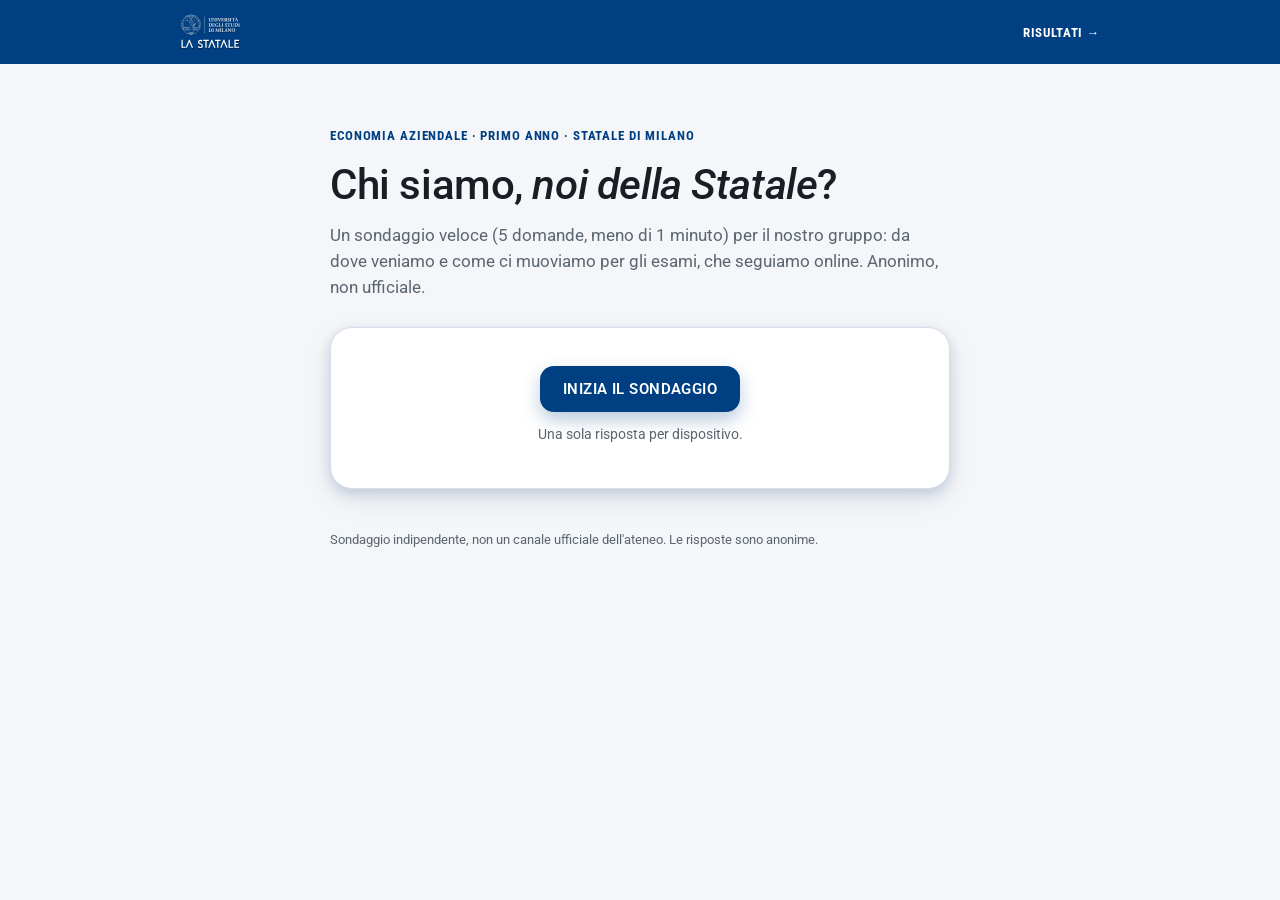
<file: index.html>
<!doctype html>
<html lang="it">
<head>
<meta charset="utf-8">
<meta name="viewport" content="width=device-width, initial-scale=1">
<title>Ritratto della Statale</title>
<link rel="stylesheet" href="style.css?v=3">
</head>
<body>
<header class="site-header">
  <div class="site-header-inner">
    <img src="logo-unimi.svg" alt="Universit&agrave; degli Studi di Milano" class="site-logo">
    <a href="risultati.html" class="site-header-link">Risultati &rarr;</a>
  </div>
</header>
<div class="wrap-narrow">
  <div class="eyebrow">
    <span class="eyebrow-left">Economia Aziendale &middot; Primo anno &middot; Statale di Milano</span>
  </div>

  <div id="introScreen">
    <h1>Chi siamo, <em>noi della Statale</em>?</h1>
    <p class="lede">Un sondaggio veloce (5 domande, meno di 1 minuto) per il nostro gruppo: da dove veniamo e come ci muoviamo per gli esami, che seguiamo online. Anonimo, non ufficiale.</p>
    <div class="card intro-card">
      <button class="btn btn-primary" id="btnStart" type="button">Inizia il sondaggio</button>
      <p class="hint" style="margin-top:14px;">Una sola risposta per dispositivo.</p>
    </div>
  </div>

  <div id="stepperScreen" hidden>
    <div class="card stepper-card">
      <div class="progress-track"><div class="progress-fill" id="progressFill"></div></div>
      <div class="step-count" id="stepCount">Domanda 1 di 5</div>

      <form id="surveyForm" action="https://docs.google.com/forms/d/e/1FAIpQLSexhNRq0kRU9jle1iDm91oEh8UH9owNs4CKN2VAwpMmmsevUw/formResponse" method="POST" target="hidden_iframe">

        <div class="panel" data-step="0">
          <h2>Quanti anni hai?</h2>
          <input type="number" name="entry.1193099521" min="16" max="99" placeholder="es. 20">
          <p class="field-error">Inserisci un'et&agrave; valida (16&ndash;99).</p>
        </div>

        <div class="panel" data-step="1" hidden>
          <h2>Genere</h2>
          <div class="choices">
            <label class="choice"><input type="radio" name="entry.1469411859" value="Uomo"><span class="dot"></span>Uomo</label>
            <label class="choice"><input type="radio" name="entry.1469411859" value="Donna"><span class="dot"></span>Donna</label>
            <label class="choice"><input type="radio" name="entry.1469411859" value="Altro"><span class="dot"></span>Altro</label>
            <label class="choice"><input type="radio" name="entry.1469411859" value="Preferisco non rispondere"><span class="dot"></span>Preferisco non rispondere</label>
          </div>
          <p class="field-error">Seleziona un'opzione.</p>
        </div>

        <div class="panel" data-step="2" hidden>
          <h2>Di che provincia sei?</h2>
          <div class="autocomplete">
            <input type="text" id="q_provincia" name="entry.1182764325" placeholder="Inizia a scrivere..." autocomplete="off" autocapitalize="words">
            <div class="autocomplete-list" id="provinciaList" hidden></div>
          </div>
          <p class="field-error">Scrivi il nome della tua provincia.</p>
        </div>

        <div class="panel" data-step="3" hidden>
          <h2>Come raggiungi l'universit&agrave; per gli esami?</h2>
          <div class="choices">
            <label class="choice"><input type="radio" name="entry.139736249" value="A piedi"><span class="dot"></span>A piedi</label>
            <label class="choice"><input type="radio" name="entry.139736249" value="Bici o monopattino"><span class="dot"></span>Bici o monopattino</label>
            <label class="choice"><input type="radio" name="entry.139736249" value="Mezzi pubblici"><span class="dot"></span>Mezzi pubblici</label>
            <label class="choice"><input type="radio" name="entry.139736249" value="Auto"><span class="dot"></span>Auto</label>
            <label class="choice"><input type="radio" name="entry.139736249" value="Treno"><span class="dot"></span>Treno</label>
          </div>
          <p class="field-error">Seleziona un'opzione.</p>
        </div>

        <div class="panel" data-step="4" hidden>
          <h2>Sei pendolare o vivi a Milano?</h2>
          <div class="choices">
            <label class="choice"><input type="radio" name="entry.1062147121" value="Pendolare"><span class="dot"></span>Pendolare</label>
            <label class="choice"><input type="radio" name="entry.1062147121" value="Fuori sede a Milano"><span class="dot"></span>Fuori sede a Milano</label>
            <label class="choice"><input type="radio" name="entry.1062147121" value="Residente a Milano"><span class="dot"></span>Residente a Milano</label>
          </div>
          <p class="field-error">Seleziona un'opzione.</p>
        </div>

        <div class="nav-row">
          <button type="button" class="btn btn-text" id="btnBack">&larr; Indietro</button>
          <span class="spacer"></span>
          <button type="button" class="btn btn-primary" id="btnNext">Avanti</button>
          <button type="submit" class="btn btn-primary" id="btnSubmit" hidden>Invia risposta</button>
        </div>
      </form>
    </div>
  </div>

  <div class="card" id="thankYou">
    <div class="check">&check;</div>
    <h3>Grazie, risposta inviata!</h3>
    <p>Puoi chiudere questa scheda oppure dare un&rsquo;occhiata ai risultati.</p>
    <a class="btn btn-primary" href="risultati.html">Vai ai risultati</a>
  </div>

  <div class="card" id="alreadyDone">
    <div class="check">&check;</div>
    <h3>Hai gi&agrave; risposto da questo dispositivo</h3>
    <p>Il sondaggio si compila una sola volta a testa. Grazie!</p>
    <a class="btn btn-primary" href="risultati.html">Vai ai risultati</a>
  </div>

  <iframe name="hidden_iframe" id="hidden_iframe" style="display:none" onload="if(window.__submitted){ document.getElementById('stepperScreen').style.display='none'; document.getElementById('thankYou').style.display='block'; try{localStorage.setItem('sondaggioStatale_submitted','1');}catch(e){} }"></iframe>

  <footer>
    Sondaggio indipendente, non un canale ufficiale dell'ateneo. Le risposte sono anonime.
  </footer>
</div>

<script>
(function(){
  try{
    if(location.search.indexOf('reset=1') !== -1){
      localStorage.removeItem('sondaggioStatale_submitted');
      history.replaceState(null, '', location.pathname);
    }
  }catch(e){}
  try{
    if(localStorage.getItem('sondaggioStatale_submitted') === '1'){
      document.getElementById('introScreen').style.display = 'none';
      document.getElementById('alreadyDone').style.display = 'block';
      return;
    }
  }catch(e){}

  var panels = Array.prototype.slice.call(document.querySelectorAll('.panel'));
  var total = panels.length;
  var current = 0;
  var progressFill = document.getElementById('progressFill');
  var stepCount = document.getElementById('stepCount');
  var btnBack = document.getElementById('btnBack');
  var btnNext = document.getElementById('btnNext');
  var btnSubmit = document.getElementById('btnSubmit');
  var introScreen = document.getElementById('introScreen');
  var stepperScreen = document.getElementById('stepperScreen');
  var form = document.getElementById('surveyForm');

  var PROVINCE = ["Agrigento","Alessandria","Ancona","Aosta","Arezzo","Ascoli Piceno","Asti","Avellino","Bari","Barletta-Andria-Trani","Belluno","Benevento","Bergamo","Biella","Bologna","Bolzano","Brescia","Brindisi","Cagliari","Caltanissetta","Campobasso","Caserta","Catania","Catanzaro","Chieti","Como","Cosenza","Cremona","Crotone","Cuneo","Enna","Fermo","Ferrara","Firenze","Foggia","Forlì-Cesena","Frosinone","Genova","Gorizia","Grosseto","Imperia","Isernia","L'Aquila","La Spezia","Latina","Lecce","Lecco","Livorno","Lodi","Lucca","Macerata","Mantova","Massa-Carrara","Matera","Messina","Milano","Modena","Monza e della Brianza","Napoli","Novara","Nuoro","Oristano","Padova","Palermo","Parma","Pavia","Perugia","Pesaro e Urbino","Pescara","Piacenza","Pisa","Pistoia","Pordenone","Potenza","Prato","Ragusa","Ravenna","Reggio Calabria","Reggio Emilia","Rieti","Rimini","Roma","Rovigo","Salerno","Sassari","Savona","Siena","Siracusa","Sondrio","Sud Sardegna","Taranto","Teramo","Terni","Torino","Trapani","Trento","Treviso","Trieste","Udine","Varese","Venezia","Verbano-Cusio-Ossola","Vercelli","Verona","Vibo Valentia","Vicenza","Viterbo","Estero"];

  var provinciaInput = document.getElementById('q_provincia');
  var provinciaList = document.getElementById('provinciaList');

  function renderProvinciaList(matches){
    provinciaList.innerHTML = '';
    if (!matches.length){ provinciaList.hidden = true; return; }
    matches.slice(0, 8).forEach(function(name){
      var item = document.createElement('div');
      item.className = 'autocomplete-item';
      item.textContent = name;
      item.addEventListener('mousedown', function(e){ e.preventDefault(); });
      item.addEventListener('click', function(){
        provinciaInput.value = name;
        provinciaList.hidden = true;
      });
      provinciaList.appendChild(item);
    });
    provinciaList.hidden = false;
  }

  provinciaInput.addEventListener('input', function(){
    var q = provinciaInput.value.trim().toLowerCase();
    if (!q){ provinciaList.hidden = true; return; }
    var matches = PROVINCE.filter(function(name){ return name.toLowerCase().indexOf(q) === 0; });
    if (!matches.length){ matches = PROVINCE.filter(function(name){ return name.toLowerCase().indexOf(q) !== -1; }); }
    renderProvinciaList(matches);
  });
  provinciaInput.addEventListener('focus', function(){
    if (provinciaInput.value.trim()) provinciaInput.dispatchEvent(new Event('input'));
  });
  provinciaInput.addEventListener('blur', function(){
    setTimeout(function(){ provinciaList.hidden = true; }, 150);
  });

  function validate(i){
    var panel = panels[i];
    var errEl = panel.querySelector('.field-error');
    var num = panel.querySelector('input[type="number"]');
    var text = panel.querySelector('input[type="text"]');
    var radios = panel.querySelectorAll('input[type="radio"]');
    var ok = true;
    if(num){
      var v = Number(num.value);
      ok = num.value.trim() !== '' && v >= Number(num.min) && v <= Number(num.max);
    } else if(text){
      ok = text.value.trim() !== '';
    } else if(radios.length){
      ok = Array.prototype.some.call(radios, function(r){ return r.checked; });
    }
    if(errEl) errEl.style.display = ok ? 'none' : 'block';
    return ok;
  }

  function render(){
    panels.forEach(function(p, idx){ p.hidden = idx !== current; });
    progressFill.style.width = ((current + 1) / total * 100) + '%';
    stepCount.textContent = 'Domanda ' + (current + 1) + ' di ' + total;
    btnBack.style.visibility = current === 0 ? 'hidden' : 'visible';
    btnNext.hidden = current === total - 1;
    btnSubmit.hidden = current !== total - 1;
  }

  btnNext.addEventListener('click', function(){
    if(!validate(current)) return;
    current = Math.min(current + 1, total - 1);
    render();
  });
  btnBack.addEventListener('click', function(){
    current = Math.max(current - 1, 0);
    render();
  });
  form.addEventListener('submit', function(e){
    if(!validate(current)){ e.preventDefault(); return; }
    window.__submitted = true;
  });
  document.getElementById('btnStart').addEventListener('click', function(){
    introScreen.style.display = 'none';
    stepperScreen.hidden = false;
  });

  render();
})();
</script>
</body>
</html>
</file>
<file: style.css>
@import url('https://fonts.googleapis.com/css2?family=Roboto:wght@400;500;600;700&family=Roboto+Condensed:wght@600;700&display=swap');

:root{
  --bg: #F4F6F9;
  --surface: #FFFFFF;
  --surface-2: #EBF0F6;
  --ink: #1A1E24;
  --ink-soft: #5B6570;
  --line: #D8DEE6;
  --accent: #004082;
  --accent-strong: #225D8E;
  --accent-ink: #003057;
  --accent-wash: #EBF0F6;
  --error: #B3261E;
  --chart-1: #004082;
  --chart-2: #225D8E;
  --chart-3: #6E7B8C;
  --chart-4: #7FA0C4;
  --chart-5: #002B59;
  --shadow: 0 10px 26px rgba(0,32,64,0.10), 0 4px 12px rgba(0,64,130,0.14), inset 0 1px 0 rgba(255,255,255,0.6);
  --shadow-hover: 0 20px 42px rgba(0,32,64,0.14), 0 6px 18px rgba(0,64,130,0.22), inset 0 1px 0 rgba(255,255,255,0.6);
  --radius: 22px;
  --radius-sm: 14px;
}
@media (prefers-color-scheme: dark){
  :root:not([data-theme="light"]){
    --bg: #0E1620;
    --surface: #16202C;
    --surface-2: #1C2836;
    --ink: #E7EDF3;
    --ink-soft: #9AABBC;
    --line: #2B3948;
    --accent: #6FA3D8;
    --accent-strong: #8FBBE8;
    --accent-ink: #EAF3FC;
    --accent-wash: #1C2E42;
    --error: #FFB4AB;
    --chart-1: #6FA3D8;
    --chart-2: #8FBBE8;
    --chart-3: #9AABBC;
    --chart-4: #4A7CAE;
    --chart-5: #B9D4EF;
    --shadow: 0 10px 26px rgba(0,0,0,0.32), 0 4px 14px rgba(111,163,216,0.16), inset 0 1px 0 rgba(255,255,255,0.05);
    --shadow-hover: 0 20px 44px rgba(0,0,0,0.4), 0 6px 20px rgba(111,163,216,0.28), inset 0 1px 0 rgba(255,255,255,0.06);
  }
}
:root[data-theme="dark"]{
  --bg: #0E1620;
  --surface: #16202C;
  --surface-2: #1C2836;
  --ink: #E7EDF3;
  --ink-soft: #9AABBC;
  --line: #2B3948;
  --accent: #6FA3D8;
  --accent-strong: #8FBBE8;
  --accent-ink: #EAF3FC;
  --accent-wash: #1C2E42;
  --error: #FFB4AB;
  --chart-1: #6FA3D8;
  --chart-2: #8FBBE8;
  --chart-3: #9AABBC;
  --chart-4: #4A7CAE;
  --chart-5: #B9D4EF;
  --shadow: 0 10px 26px rgba(0,0,0,0.32), 0 4px 14px rgba(111,163,216,0.16), inset 0 1px 0 rgba(255,255,255,0.05);
  --shadow-hover: 0 20px 44px rgba(0,0,0,0.4), 0 6px 20px rgba(111,163,216,0.28), inset 0 1px 0 rgba(255,255,255,0.06);
}

*{ box-sizing: border-box; }
body{
  margin:0; background: var(--bg); color: var(--ink);
  font-family: 'Roboto', system-ui, sans-serif;
  padding: 0 20px;
}
.wrap{ max-width: 920px; margin: 0 auto; padding-block: 40px 80px; }
.wrap-narrow{ max-width: 620px; margin: 0 auto; padding-block: 40px 80px; }

a{ color: var(--accent-strong); }

.site-header{ background: var(--accent); margin: 0 -20px; }
.site-header-inner{
  max-width: 960px; margin: 0 auto; padding: 14px 20px;
  display:flex; align-items:center; justify-content:space-between; gap:16px; flex-wrap:wrap;
}
.site-logo{ height: 36px; width:auto; display:block; }
.site-header-link{
  color:#fff; font-family:'Roboto Condensed', sans-serif; font-weight:700; font-size:0.8rem;
  letter-spacing:0.05em; text-transform:uppercase; text-decoration:none;
}
.site-header-link:hover{ text-decoration:underline; }

.eyebrow{
  font-family: 'Roboto Condensed', sans-serif; font-size: 12.5px; font-weight: 700;
  letter-spacing: 0.07em; text-transform: uppercase; color: var(--accent);
  display:flex; align-items:center; justify-content:space-between; gap:10px; margin: 24px 0 18px;
}
.eyebrow-left{ display:flex; align-items:center; gap:10px; }

h1{
  font-family: 'Roboto', sans-serif; font-weight: 500; font-size: clamp(1.9rem, 4.4vw, 2.6rem);
  line-height: 1.14; letter-spacing: -0.01em; margin: 0 0 14px; text-wrap: balance;
}
.lede{ font-size: 1.05rem; line-height: 1.55; color: var(--ink-soft); margin: 0 0 26px; }

.btn{
  font-family: 'Roboto', sans-serif; font-weight: 600; font-size: 0.92rem;
  letter-spacing: 0.03em; text-transform: uppercase;
  padding: 13px 22px; border-radius: var(--radius-sm); text-decoration:none; display:inline-flex;
  align-items:center; justify-content:center; gap: 9px; border: 1px solid transparent; cursor:pointer;
  transition: background .15s ease, color .15s ease, transform .15s ease; -webkit-tap-highlight-color: transparent;
}
.btn[hidden]{ display:none; }
.btn:focus-visible{ outline: 2px solid var(--accent-strong); outline-offset: 2px; }
.btn-primary{ background: var(--accent); color: #fff; box-shadow: 0 8px 18px rgba(0,64,130,0.28); }
.btn-primary:hover{ background: var(--accent-ink); transform: translateY(-2px); }
.btn-primary:active{ transform: translateY(0); }
.btn-primary:disabled{ opacity:.5; cursor:not-allowed; transform:none; }
.btn-ghost{ border-color: var(--accent); color: var(--accent); background: transparent; }
.btn-ghost:hover{ background: var(--surface-2); transform: translateY(-2px); }
.btn-text{ border:none; background:none; color: var(--accent-strong); text-transform:none; letter-spacing:0; font-weight:600; padding: 8px 4px; }
.hint{ font-size: 0.88rem; color: var(--ink-soft); }

/* Intro card */
.card{
  background: var(--surface); border: 1px solid var(--line); border-radius: var(--radius);
  box-shadow: var(--shadow);
  transition: transform 260ms cubic-bezier(0.16,1,0.3,1), box-shadow 260ms ease;
}
.intro-card{ padding: 32px 28px; text-align:center; }
.intro-card .btn{ margin-top: 6px; }
.intro-meta{ display:flex; justify-content:center; gap: 18px; margin-top: 22px; flex-wrap:wrap; }
.intro-meta div{ font-size: 0.82rem; color: var(--ink-soft); }
.intro-meta strong{ display:block; color: var(--accent); font-size: 1.3rem; font-family:'Roboto',sans-serif; }

/* Stepper */
.stepper-card{ padding: 28px 26px 26px; }
.progress-track{ height: 6px; background: var(--surface-2); border-radius: 999px; overflow:hidden; margin-bottom: 10px; }
.progress-fill{ height:100%; background: var(--accent); border-radius:999px; transition: width .25s ease; width: 20%; }
.step-count{ font-family:'Roboto Condensed', sans-serif; font-size: 0.78rem; font-weight:700; color: var(--ink-soft); letter-spacing:0.04em; text-transform:uppercase; margin-bottom: 22px; }

.panel h2{ font-family:'Roboto', sans-serif; font-weight:500; font-size: 1.35rem; margin: 0 0 20px; line-height:1.3; }
.panel input[type="number"], .panel input[type="text"]{
  width: 100%; max-width: 320px; font-family:'Roboto', sans-serif; font-size: 1.1rem;
  padding: 13px 14px; border-radius: var(--radius-sm); border: 1px solid var(--line); background: var(--surface-2); color: var(--ink);
}
.panel input[type="number"]:focus-visible, .panel input[type="text"]:focus-visible{ outline: 2px solid var(--accent-strong); outline-offset: 1px; }

.autocomplete{ position: relative; max-width: 320px; }
.autocomplete-list{
  position: absolute; top: calc(100% + 4px); left: 0; right: 0; z-index: 20;
  background: var(--surface); border: 1px solid var(--line); border-radius: var(--radius-sm);
  box-shadow: var(--shadow-hover); max-height: 220px; overflow-y: auto;
}
.autocomplete-item{
  padding: 11px 14px; font-size: 0.98rem; cursor: pointer; border-bottom: 1px solid var(--line);
}
.autocomplete-item:last-child{ border-bottom: none; }
.autocomplete-item:hover, .autocomplete-item:active{ background: var(--surface-2); }

.choices{ display:flex; flex-direction:column; gap: 10px; }
.choice{
  position: relative; cursor:pointer; font-size: 0.98rem; padding: 14px 16px; border-radius: var(--radius-sm);
  border: 1px solid var(--line); background: var(--surface-2); color: var(--ink);
  transition: background .12s ease, border-color .12s ease, transform .12s ease; display:flex; align-items:center; gap:12px;
}
.choice:hover{ transform: translateY(-1px); }
.choice .dot{
  width:18px; height:18px; border-radius:50%; border: 2px solid var(--line); flex:none;
  display:inline-flex; align-items:center; justify-content:center; background: var(--surface);
}
.choice .dot::after{ content:''; width:9px; height:9px; border-radius:50%; background: var(--accent); opacity:0; }
.choice input{ position:absolute; opacity:0; width:0; height:0; }
.choice:has(input:checked){ background: var(--accent-wash); border-color: var(--accent); color: var(--accent-ink); font-weight:600; }
.choice:has(input:checked) .dot{ border-color: var(--accent); }
.choice:has(input:checked) .dot::after{ opacity:1; }
.choice:has(input:focus-visible){ outline: 2px solid var(--accent-strong); outline-offset: 1px; }

.field-error{ display:none; color: var(--error); font-size: 0.85rem; margin-top: 10px; }

.nav-row{ display:flex; align-items:center; justify-content:space-between; margin-top: 26px; }
.nav-row .spacer{ flex:1; }

#thankYou{ display:none; text-align:center; padding: 36px 28px; }
#thankYou .check{
  width: 48px; height: 48px; border-radius: 50%; background: var(--accent); color: #fff;
  display:flex; align-items:center; justify-content:center; margin: 0 auto 16px; font-size: 1.5rem;
}
#thankYou h3{ font-family:'Roboto', sans-serif; font-weight:500; font-size: 1.25rem; margin: 0 0 8px; }
#thankYou p{ color: var(--ink-soft); margin:0 0 20px; font-size: 0.95rem; }

#alreadyDone{ display:none; text-align:center; padding: 36px 28px; }
#alreadyDone .check{
  width: 48px; height: 48px; border-radius: 50%; background: var(--surface-2); color: var(--accent);
  display:flex; align-items:center; justify-content:center; margin: 0 auto 16px; font-size: 1.5rem;
}
#alreadyDone h3{ font-family:'Roboto', sans-serif; font-weight:500; font-size: 1.25rem; margin: 0 0 8px; }
#alreadyDone p{ color: var(--ink-soft); margin:0 0 20px; font-size: 0.95rem; }

.empty-state{ text-align:center; padding: 44px 28px; }
.empty-state .icon{
  width: 48px; height: 48px; border-radius: 50%; background: var(--surface-2); color: var(--accent);
  display:flex; align-items:center; justify-content:center; margin: 0 auto 16px; font-size: 1.6rem; font-weight:700;
}
.empty-state h3{ font-family:'Roboto', sans-serif; font-weight:500; font-size: 1.2rem; margin: 0 0 8px; }
.empty-state p{ color: var(--ink-soft); margin:0; font-size: 0.95rem; max-width: 46ch; margin-inline:auto; }

/* Results page */
.section-head{ display:flex; align-items:baseline; justify-content:space-between; gap:16px; flex-wrap:wrap; margin-bottom: 6px; }
.section-head h2{ font-family:'Roboto', sans-serif; font-weight:500; font-size: 1.6rem; margin:0; }
.badge{
  font-family:'Roboto Condensed', sans-serif; font-size: 0.72rem; font-weight:700; letter-spacing:0.04em;
  text-transform: uppercase; background: var(--accent-wash); color: var(--accent-ink);
  padding: 6px 12px; border-radius: 999px; white-space:nowrap;
}
.section-note{ color: var(--ink-soft); font-size: 0.92rem; margin: 6px 0 30px; max-width: 60ch; line-height:1.5; }

.stats{ display:grid; grid-template-columns: repeat(4, 1fr); gap: 14px; margin-bottom: 26px; }
@media (max-width: 720px){ .stats{ grid-template-columns: repeat(2, 1fr); } }
.stat{
  background: var(--surface); border: 1px solid var(--line); border-radius: var(--radius); padding: 18px 18px 16px;
  box-shadow: var(--shadow);
  transition: transform 260ms cubic-bezier(0.16,1,0.3,1), box-shadow 260ms ease;
}
.stat:hover{ transform: translateY(-4px); box-shadow: var(--shadow-hover); }
.stat .val{
  font-family:'Roboto', sans-serif; font-weight:700; font-size: 1.9rem; color: var(--accent);
  font-variant-numeric: tabular-nums; line-height:1;
}
.stat .lbl{ font-size: 0.82rem; color: var(--ink-soft); margin-top: 6px; }

.charts{ display:grid; grid-template-columns: 1fr 1fr; gap: 16px; }
@media (max-width: 720px){ .charts{ grid-template-columns: 1fr; } }
.chart-card{
  background: var(--surface); border: 1px solid var(--line); border-radius: var(--radius); padding: 20px 20px 14px;
  box-shadow: var(--shadow);
  transition: transform 260ms cubic-bezier(0.16,1,0.3,1), box-shadow 260ms ease;
}
.chart-card:hover{ transform: translateY(-4px); box-shadow: var(--shadow-hover); }
.chart-card h3{ font-family:'Roboto', sans-serif; font-size: 1.02rem; font-weight:600; margin: 0 0 2px; }
.chart-card .sub{ font-size: 0.8rem; color: var(--ink-soft); margin: 0 0 10px; }
.chart-card canvas{ max-width: 100%; }

footer{ margin-top: 40px; font-size: 0.82rem; color: var(--ink-soft); line-height:1.6; }
</file>
